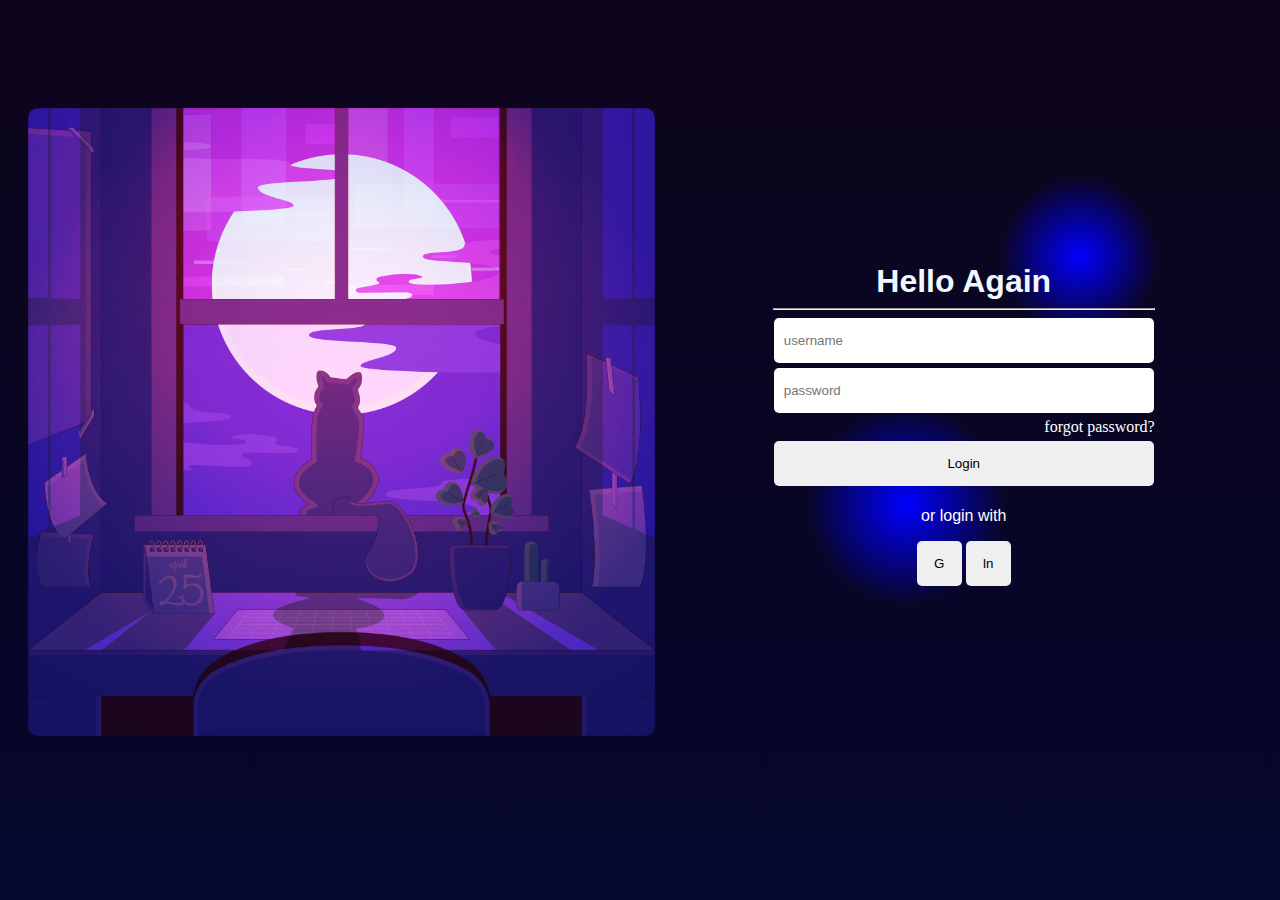
<file: brainbox-main/login.html>
<html lang="en">
<head>
    <meta charset="UTF-8">
    <meta name="viewport" content="width=device-width, initial-scale=1.0">
    <link rel="stylesheet" href="login.css">
    <title>Brain-box login</title>
</head>
<body>
    <div class="logincontainer">
        <div class="image-box">
            <img src="cat.jpg" alt="cat pic">
        </div>
        <div class="login-box">
            <form action="">
                <h1>Hello Again</h1>
                <hr>
                <input type="email" id="email" placeholder="username">
                <input type="password" id="password" placeholder="password">
                <a href="">forgot password?</a>
                <button id="submit" type="submit" class="login">Login</button>
                <p>or login with</p>
                <div class="other">
                    <button class="icon">G</button>
                    <button class="icon">ln</button>
                </div>
            </form>
        </div>
    </div>
</body>
<script type="module" src="login.js" defer></script>
</html>
</file>
<file: brainbox-main/login.css>
.logincontainer{
    display: flex;
    justify-content: space-evenly;
    align-items: center;
}

body{
    background-image: linear-gradient(#0D051B,#05072D);
}

.image-box{
    background-color: grey;
    border-radius: 30px;
}
img {
    border-radius: 10px;

    width: 49vw;
    height: auto;
}

.login-box{
    display: flex;
    justify-content: center;
    align-items: center;
    width: 45vw;
    height: 92vh;
    background:
    radial-gradient(circle 80px at 70% 30%, blue,rgba(255,255,255,0)),
    radial-gradient(circle 100px at 40% 60%, blue,rgba(255,255,255,0));

}

form{
    
    display: flex;
    justify-content: center;
    flex-direction: column;
    align-items: center;
    padding: 30px;
}

input{
    height: 45px;
    width: 380px;
    border: none;
    border-radius: 5px;
    margin-bottom: 5px;
    padding-left: 10px ;
    
}



a {
    text-decoration: none;
    color: white;
    align-self: flex-end;
}
.login{
    height: 45px;
    width: 380px;
    border: none;
    border-radius: 5px;
    margin-bottom: 5px;
    margin-top: 5px;
}
p{
    color: white;
    font-family:sans-serif;
}
.icon{
    height: 45px;
    width: 45px;
    border: none;
    border-radius: 5px ;
}
h1{
    margin-bottom: 0;
    padding: 0;
    color: aliceblue;
    font-family: Verdana, Geneva, Tahoma, sans-serif;
}
hr{
    width: 380px;
}
</file>
